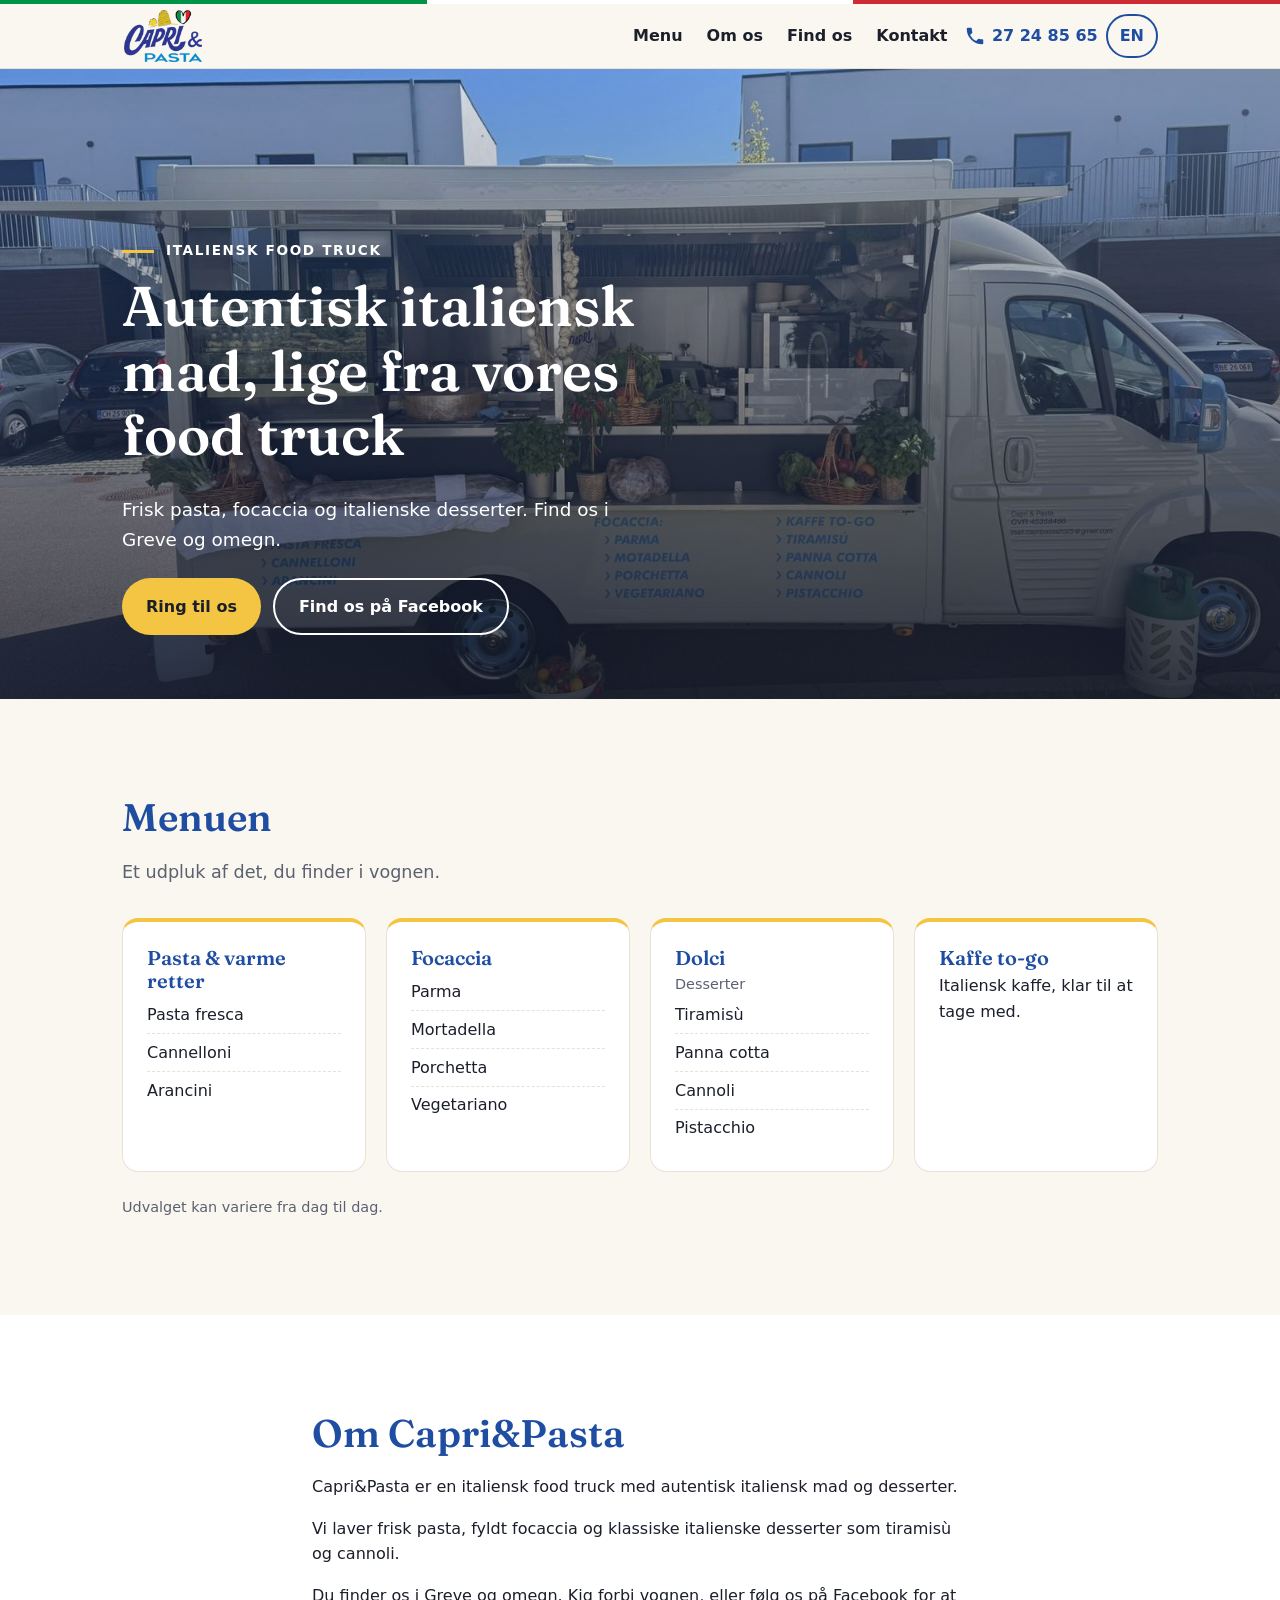
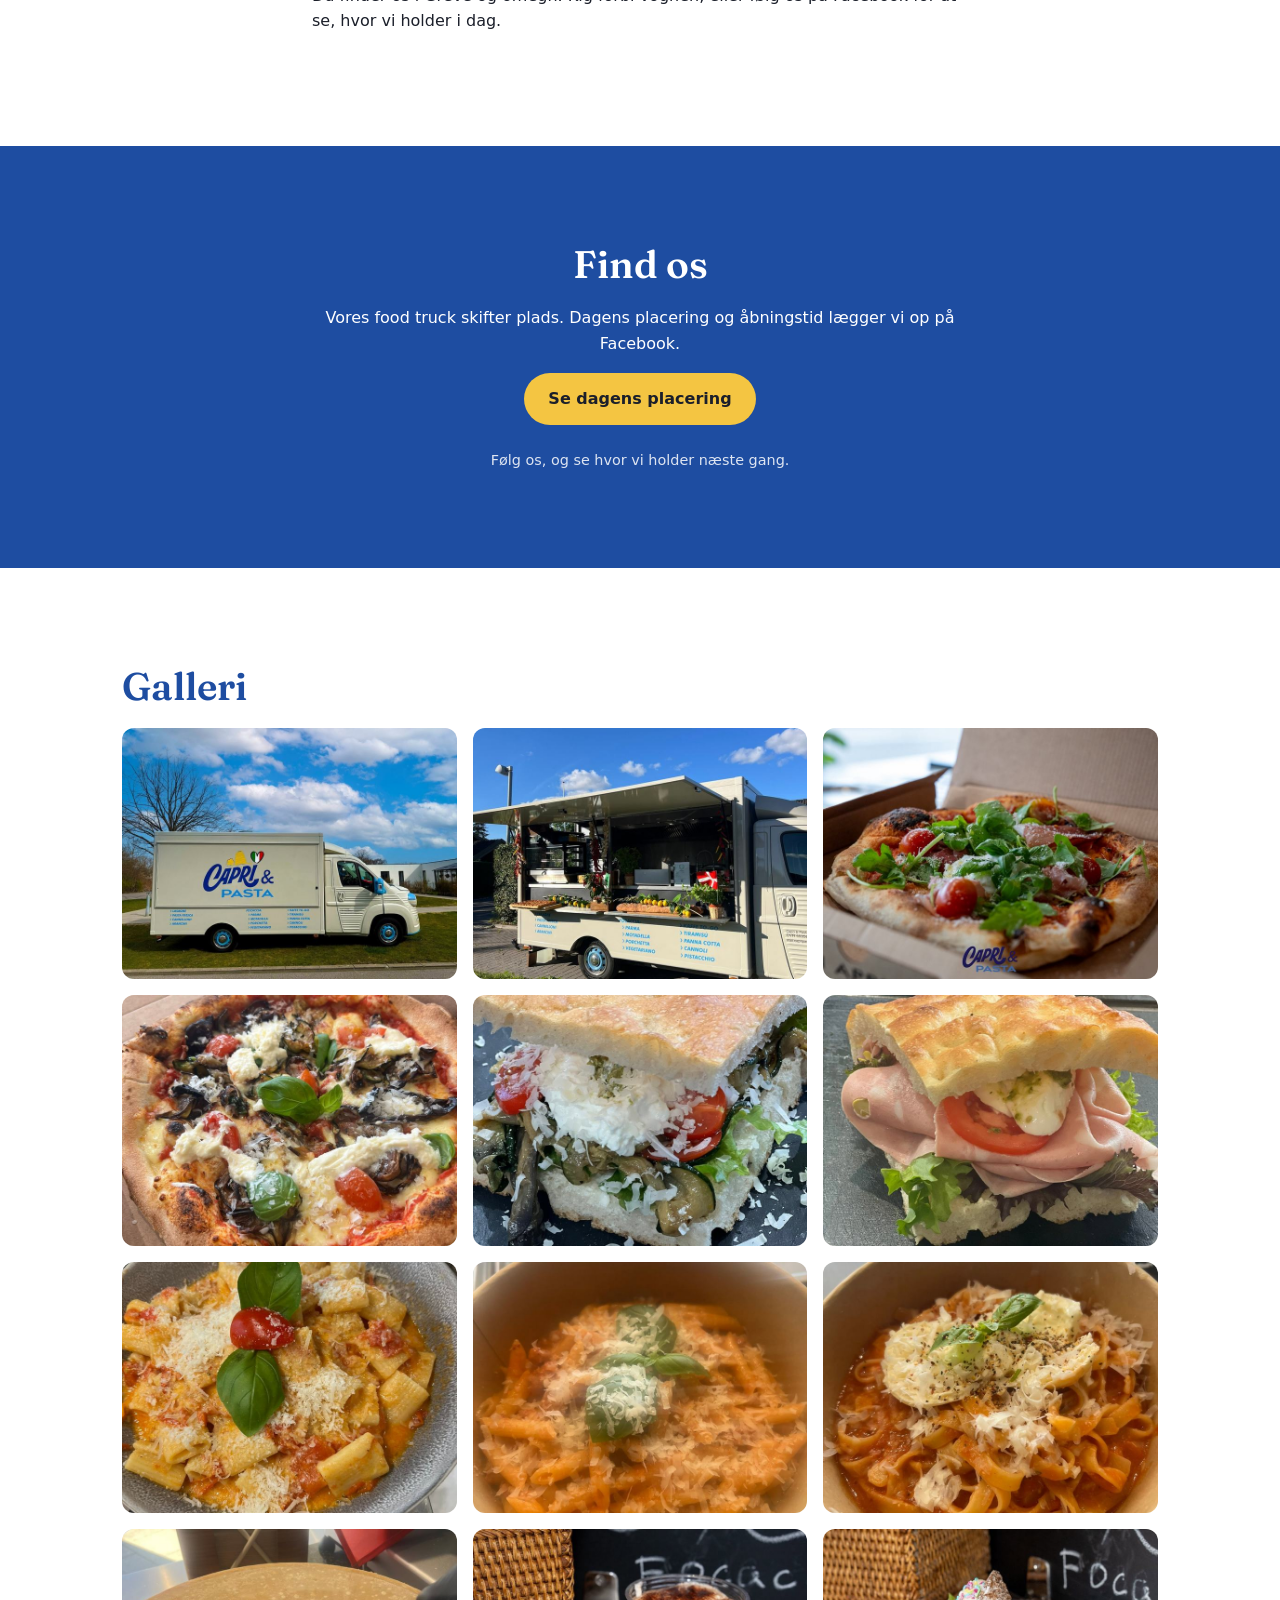
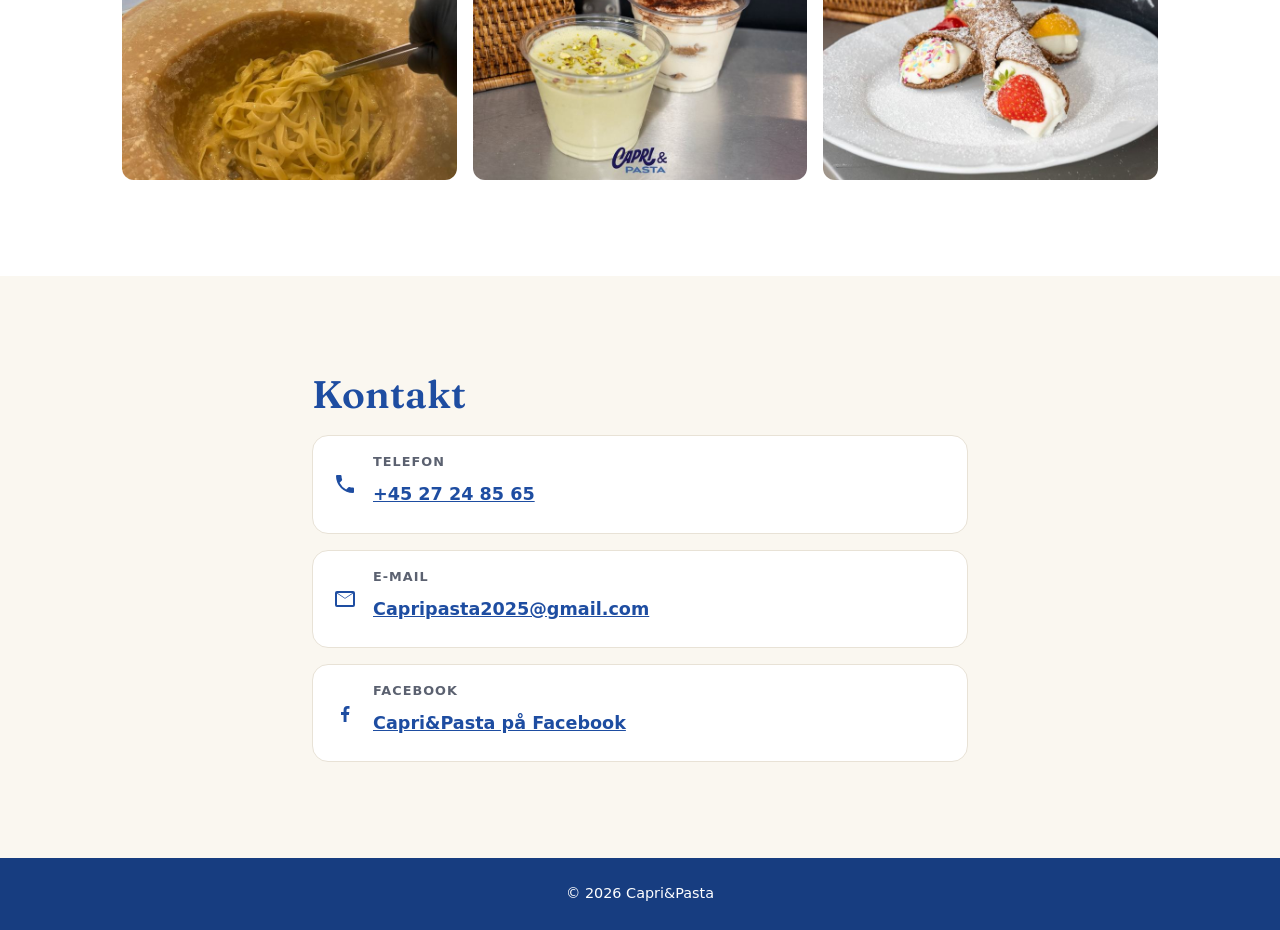
<file: index.html>
<!DOCTYPE html>
<html lang="da">
<head>
  <meta charset="utf-8">
  <meta name="viewport" content="width=device-width, initial-scale=1">
  <script>
    (function () {
      var l = null;
      try { l = localStorage.getItem('capripasta-lang'); } catch (e) {}
      if (l !== 'da' && l !== 'en') { l = 'da'; }
      document.documentElement.lang = l;
    })();
  </script>
  <title data-da="Capri&amp;Pasta · Italiensk food truck i Greve og omegn" data-en="Capri&amp;Pasta · Italian food truck in and around Greve">Capri&amp;Pasta · Italiensk food truck i Greve og omegn</title>
  <meta name="description" content="Autentisk italiensk mad og desserter fra vores food truck. Frisk pasta, focaccia, tiramisù og kaffe to-go. Find dagens placering på Facebook." data-da="Autentisk italiensk mad og desserter fra vores food truck. Frisk pasta, focaccia, tiramisù og kaffe to-go. Find dagens placering på Facebook." data-en="Authentic Italian food and desserts from our food truck. Fresh pasta, focaccia, tiramisù and coffee to go. Find today's location on Facebook." data-i18n-attr="content">
  <meta name="theme-color" content="#1e4da1">
  <link rel="canonical" href="https://rado81.github.io/CapriOgPasta/">
  <link rel="icon" href="assets/img/favicon-64.png" type="image/png" sizes="64x64">
  <link rel="apple-touch-icon" href="assets/img/apple-touch-icon.png">
  <meta property="og:type" content="website">
  <meta property="og:title" content="Capri&amp;Pasta · Italiensk food truck i Greve og omegn">
  <meta property="og:description" content="Autentisk italiensk mad og desserter fra vores food truck. Frisk pasta, focaccia, tiramisù og kaffe to-go. Find dagens placering på Facebook.">
  <meta property="og:url" content="https://rado81.github.io/CapriOgPasta/">
  <meta property="og:image" content="https://rado81.github.io/CapriOgPasta/assets/img/og-image.png">
  <meta property="og:image:width" content="1200">
  <meta property="og:image:height" content="630">
  <meta property="og:locale" content="da_DK">
  <meta property="og:locale:alternate" content="en_GB">
  <meta name="twitter:card" content="summary_large_image">
  <link rel="stylesheet" href="styles.css">
  <script src="script.js" defer></script>
  <script type="application/ld+json">
  {
    "@context": "https://schema.org",
    "@type": "FoodEstablishment",
    "name": "Capri&Pasta",
    "servesCuisine": "Italian",
    "telephone": "+4527248565",
    "email": "Capripasta2025@gmail.com",
    "url": "https://rado81.github.io/CapriOgPasta/",
    "image": "https://rado81.github.io/CapriOgPasta/assets/img/og-image.png",
    "areaServed": "Greve, Denmark",
    "sameAs": ["https://www.facebook.com/p/CapriPasta-61577987039291/"]
  }
  </script>
</head>
<body id="top">
  <a class="skip-link" href="#main"><span lang="da">Spring til indhold</span><span lang="en">Skip to content</span></a>
  <div class="tricolore" aria-hidden="true"></div>

  <header class="site-header">
    <div class="container header-inner">
      <a class="brand" href="#top"><img src="assets/img/logo.png" alt="Capri&amp;Pasta" width="260" height="178"></a>
      <nav class="site-nav" aria-label="Menu">
        <a href="#menu">Menu</a>
        <a href="#om-os"><span lang="da">Om os</span><span lang="en">About</span></a>
        <a href="#find-os"><span lang="da">Find os</span><span lang="en">Find us</span></a>
        <a href="#kontakt"><span lang="da">Kontakt</span><span lang="en">Contact</span></a>
      </nav>
      <div class="header-actions">
        <a class="phone-link" href="tel:+4527248565">
          <svg class="icon" aria-hidden="true" viewBox="0 0 24 24" width="22" height="22"><path d="M6.6 10.8a15.1 15.1 0 0 0 6.6 6.6l2.2-2.2a1 1 0 0 1 1-.25 11.4 11.4 0 0 0 3.6.6 1 1 0 0 1 1 1V20a1 1 0 0 1-1 1A17 17 0 0 1 3 4a1 1 0 0 1 1-1h3.5a1 1 0 0 1 1 1 11.4 11.4 0 0 0 .6 3.6 1 1 0 0 1-.25 1z"/></svg>
          <span class="phone-text">27 24 85 65</span>
        </a>
        <button id="lang-toggle" class="lang-toggle" type="button" aria-label="Switch to English" data-da="Switch to English" data-en="Skift til dansk" data-i18n-attr="aria-label"><span lang="da">EN</span><span lang="en">DA</span></button>
      </div>
    </div>
  </header>

  <main id="main">
    <section class="hero" aria-labelledby="hero-title">
      <img class="hero-img" src="assets/img/hero.jpg" alt="Capri&amp;Pasta food trucken med åben serveringsside" data-da="Capri&amp;Pasta food trucken med åben serveringsside" data-en="The Capri&amp;Pasta food truck with its serving side open" data-i18n-attr="alt" width="1600" height="1200">
      <div class="hero-overlay" aria-hidden="true"></div>
      <div class="container hero-content">
        <p class="eyebrow"><span lang="da">Italiensk food truck</span><span lang="en">Italian food truck</span></p>
        <h1 id="hero-title"><span lang="da">Autentisk italiensk mad, lige fra vores food truck</span><span lang="en">Authentic Italian food, straight from our food truck</span></h1>
        <p class="hero-sub"><span lang="da">Frisk pasta, focaccia og italienske desserter. Find os i Greve og omegn.</span><span lang="en">Fresh pasta, focaccia and Italian desserts. Find us in and around Greve.</span></p>
        <div class="hero-actions">
          <a class="btn btn-primary" href="tel:+4527248565"><span lang="da">Ring til os</span><span lang="en">Call us</span></a>
          <a class="btn btn-secondary" href="https://www.facebook.com/p/CapriPasta-61577987039291/" target="_blank" rel="noopener"><span lang="da">Find os på Facebook</span><span lang="en">Find us on Facebook</span></a>
        </div>
      </div>
    </section>

    <section id="menu" class="section section-menu" aria-labelledby="menu-title">
      <div class="container">
        <h2 id="menu-title"><span lang="da">Menuen</span><span lang="en">The menu</span></h2>
        <p class="section-intro"><span lang="da">Et udpluk af det, du finder i vognen.</span><span lang="en">A taste of what you'll find at the truck.</span></p>
        <div class="menu-grid">
          <article class="card">
            <h3><span lang="da">Pasta &amp; varme retter</span><span lang="en">Pasta &amp; hot dishes</span></h3>
            <ul class="dish-list">
              <li>Pasta fresca</li>
              <li>Cannelloni</li>
              <li>Arancini</li>
            </ul>
          </article>
          <article class="card">
            <h3>Focaccia</h3>
            <ul class="dish-list">
              <li>Parma</li>
              <li>Mortadella</li>
              <li>Porchetta</li>
              <li>Vegetariano</li>
            </ul>
          </article>
          <article class="card">
            <h3>Dolci</h3>
            <p class="card-subtitle"><span lang="da">Desserter</span><span lang="en">Desserts</span></p>
            <ul class="dish-list">
              <li>Tiramisù</li>
              <li>Panna cotta</li>
              <li>Cannoli</li>
              <li>Pistacchio</li>
            </ul>
          </article>
          <article class="card">
            <h3><span lang="da">Kaffe to-go</span><span lang="en">Coffee to go</span></h3>
            <p><span lang="da">Italiensk kaffe, klar til at tage med.</span><span lang="en">Italian coffee, ready to take away.</span></p>
          </article>
        </div>
        <p class="footnote"><span lang="da">Udvalget kan variere fra dag til dag.</span><span lang="en">The selection varies from day to day.</span></p>
      </div>
    </section>

    <section id="om-os" class="section section-about" aria-labelledby="about-title">
      <div class="container narrow">
        <h2 id="about-title"><span lang="da">Om Capri&amp;Pasta</span><span lang="en">About Capri&amp;Pasta</span></h2>
        <p lang="da">Capri&amp;Pasta er en italiensk food truck med autentisk italiensk mad og desserter.</p>
        <p lang="en">Capri&amp;Pasta is an Italian food truck serving authentic Italian food and desserts.</p>
        <p lang="da">Vi laver frisk pasta, fyldt focaccia og klassiske italienske desserter som tiramisù og cannoli.</p>
        <p lang="en">We make fresh pasta, filled focaccia and classic Italian desserts like tiramisù and cannoli.</p>
        <p lang="da">Du finder os i Greve og omegn. Kig forbi vognen, eller følg os på Facebook for at se, hvor vi holder i dag.</p>
        <p lang="en">You'll find us in and around Greve. Stop by the truck, or follow us on Facebook to see where we are today.</p>
        <!-- Confirm with the owner before enabling these two lines (private events / arrangement):
        <p lang="da">Vi kommer også gerne ud til dit arrangement. Ring eller skriv til os.</p>
        <p lang="en">We also come out to private events. Call or write to us.</p>
        -->
      </div>
    </section>

    <section id="find-os" class="section section-find" aria-labelledby="find-title">
      <div class="container narrow center">
        <h2 id="find-title"><span lang="da">Find os</span><span lang="en">Find us</span></h2>
        <p lang="da">Vores food truck skifter plads. Dagens placering og åbningstid lægger vi op på Facebook.</p>
        <p lang="en">Our food truck moves around. We post today's location and opening hours on Facebook.</p>
        <a class="btn btn-primary" href="https://www.facebook.com/p/CapriPasta-61577987039291/" target="_blank" rel="noopener"><span lang="da">Se dagens placering</span><span lang="en">See today's location</span></a>
        <p class="small"><span lang="da">Følg os, og se hvor vi holder næste gang.</span><span lang="en">Follow us to see where we'll be next.</span></p>
      </div>
    </section>

    <section id="galleri" class="section section-gallery" aria-labelledby="gallery-title">
      <div class="container">
        <h2 id="gallery-title"><span lang="da">Galleri</span><span lang="en">Gallery</span></h2>
        <div class="gallery-grid">
          <figure><img src="assets/img/gallery-1.jpg" alt="Vores food truck" data-da="Vores food truck" data-en="Our food truck" data-i18n-attr="alt" width="720" height="540" loading="lazy"><figcaption aria-hidden="true"><span lang="da">Vores food truck</span><span lang="en">Our food truck</span></figcaption></figure>
          <figure><img src="assets/img/gallery-2.jpg" alt="Klar til service" data-da="Klar til service" data-en="Ready to serve" data-i18n-attr="alt" width="720" height="540" loading="lazy"><figcaption aria-hidden="true"><span lang="da">Klar til service</span><span lang="en">Ready to serve</span></figcaption></figure>
          <figure><img src="assets/img/gallery-3.jpg" alt="Pizza med rucola og parmaskinke" data-da="Pizza med rucola og parmaskinke" data-en="Pizza with rocket and Parma ham" data-i18n-attr="alt" width="720" height="540" loading="lazy"><figcaption aria-hidden="true"><span lang="da">Pizza med rucola og parmaskinke</span><span lang="en">Pizza with rocket and Parma ham</span></figcaption></figure>
          <figure><img src="assets/img/gallery-4.jpg" alt="Pizza med aubergine og burrata" data-da="Pizza med aubergine og burrata" data-en="Pizza with aubergine and burrata" data-i18n-attr="alt" width="720" height="540" loading="lazy"><figcaption aria-hidden="true"><span lang="da">Pizza med aubergine og burrata</span><span lang="en">Pizza with aubergine and burrata</span></figcaption></figure>
          <figure><img src="assets/img/gallery-5.jpg" alt="Focaccia med grillede grøntsager" data-da="Focaccia med grillede grøntsager" data-en="Focaccia with grilled vegetables" data-i18n-attr="alt" width="720" height="540" loading="lazy"><figcaption aria-hidden="true"><span lang="da">Focaccia med grillede grøntsager</span><span lang="en">Focaccia with grilled vegetables</span></figcaption></figure>
          <figure><img src="assets/img/gallery-6.jpg" alt="Focaccia med mortadella" data-da="Focaccia med mortadella" data-en="Focaccia with mortadella" data-i18n-attr="alt" width="720" height="540" loading="lazy"><figcaption aria-hidden="true"><span lang="da">Focaccia med mortadella</span><span lang="en">Focaccia with mortadella</span></figcaption></figure>
          <figure><img src="assets/img/gallery-7.jpg" alt="Rigatoni i tomatsauce" data-da="Rigatoni i tomatsauce" data-en="Rigatoni in tomato sauce" data-i18n-attr="alt" width="720" height="540" loading="lazy"><figcaption aria-hidden="true"><span lang="da">Rigatoni i tomatsauce</span><span lang="en">Rigatoni in tomato sauce</span></figcaption></figure>
          <figure><img src="assets/img/gallery-8.jpg" alt="Pasta med tomatsauce og parmesan" data-da="Pasta med tomatsauce og parmesan" data-en="Pasta with tomato sauce and parmesan" data-i18n-attr="alt" width="720" height="540" loading="lazy"><figcaption aria-hidden="true"><span lang="da">Pasta med tomatsauce og parmesan</span><span lang="en">Pasta with tomato sauce and parmesan</span></figcaption></figure>
          <figure><img src="assets/img/gallery-9.jpg" alt="Frisk pasta med tomatsauce" data-da="Frisk pasta med tomatsauce" data-en="Fresh pasta with tomato sauce" data-i18n-attr="alt" width="720" height="540" loading="lazy"><figcaption aria-hidden="true"><span lang="da">Frisk pasta med tomatsauce</span><span lang="en">Fresh pasta with tomato sauce</span></figcaption></figure>
          <figure><img src="assets/img/gallery-10.jpg" alt="Tagliatelle vendt i parmesanhjulet" data-da="Tagliatelle vendt i parmesanhjulet" data-en="Tagliatelle tossed in the parmesan wheel" data-i18n-attr="alt" width="720" height="540" loading="lazy"><figcaption aria-hidden="true"><span lang="da">Tagliatelle vendt i parmesanhjulet</span><span lang="en">Tagliatelle tossed in the parmesan wheel</span></figcaption></figure>
          <figure><img src="assets/img/gallery-11.jpg" alt="Italienske desserter i glas" data-da="Italienske desserter i glas" data-en="Italian desserts in a glass" data-i18n-attr="alt" width="720" height="540" loading="lazy"><figcaption aria-hidden="true"><span lang="da">Italienske desserter i glas</span><span lang="en">Italian desserts in a glass</span></figcaption></figure>
          <figure><img src="assets/img/gallery-12.jpg" alt="Cannoli med jordbær" data-da="Cannoli med jordbær" data-en="Cannoli with strawberries" data-i18n-attr="alt" width="720" height="540" loading="lazy"><figcaption aria-hidden="true"><span lang="da">Cannoli med jordbær</span><span lang="en">Cannoli with strawberries</span></figcaption></figure>
        </div>
      </div>
    </section>

    <section id="kontakt" class="section section-contact" aria-labelledby="contact-title">
      <div class="container narrow">
        <h2 id="contact-title"><span lang="da">Kontakt</span><span lang="en">Contact</span></h2>
        <ul class="contact-list">
          <li>
            <svg class="icon" aria-hidden="true" viewBox="0 0 24 24" width="24" height="24"><path d="M6.6 10.8a15.1 15.1 0 0 0 6.6 6.6l2.2-2.2a1 1 0 0 1 1-.25 11.4 11.4 0 0 0 3.6.6 1 1 0 0 1 1 1V20a1 1 0 0 1-1 1A17 17 0 0 1 3 4a1 1 0 0 1 1-1h3.5a1 1 0 0 1 1 1 11.4 11.4 0 0 0 .6 3.6 1 1 0 0 1-.25 1z"/></svg>
            <span class="contact-label"><span lang="da">Telefon</span><span lang="en">Phone</span></span>
            <a href="tel:+4527248565">+45 27 24 85 65</a>
          </li>
          <li>
            <svg class="icon" aria-hidden="true" viewBox="0 0 24 24" width="24" height="24"><path d="M2 6a2 2 0 0 1 2-2h16a2 2 0 0 1 2 2v12a2 2 0 0 1-2 2H4a2 2 0 0 1-2-2V6zm2 .4V18h16V6.4l-8 5.3-8-5.3zM4.6 6l7.4 4.9L19.4 6H4.6z"/></svg>
            <span class="contact-label"><span lang="da">E-mail</span><span lang="en">Email</span></span>
            <a href="mailto:Capripasta2025@gmail.com">Capripasta2025@gmail.com</a>
          </li>
          <li>
            <svg class="icon" aria-hidden="true" viewBox="0 0 24 24" width="24" height="24"><path d="M13.5 21v-7h2.4l.4-3h-2.8V9.2c0-.9.3-1.5 1.5-1.5h1.5V5.1c-.3 0-1.2-.1-2.2-.1-2.2 0-3.7 1.3-3.7 3.8V11H8v3h2.6v7h2.9z"/></svg>
            <span class="contact-label">Facebook</span>
            <a href="https://www.facebook.com/p/CapriPasta-61577987039291/" target="_blank" rel="noopener"><span lang="da">Capri&amp;Pasta på Facebook</span><span lang="en">Capri&amp;Pasta on Facebook</span></a>
          </li>
        </ul>
        <!-- CVR: uncomment and fill in when the owner supplies the number
        <p class="cvr">CVR: 00000000</p>
        -->
      </div>
    </section>
  </main>

  <footer class="site-footer">
    <div class="container">
      <p>© <span id="year">2026</span> Capri&amp;Pasta</p>
    </div>
  </footer>
</body>
</html>
</file>
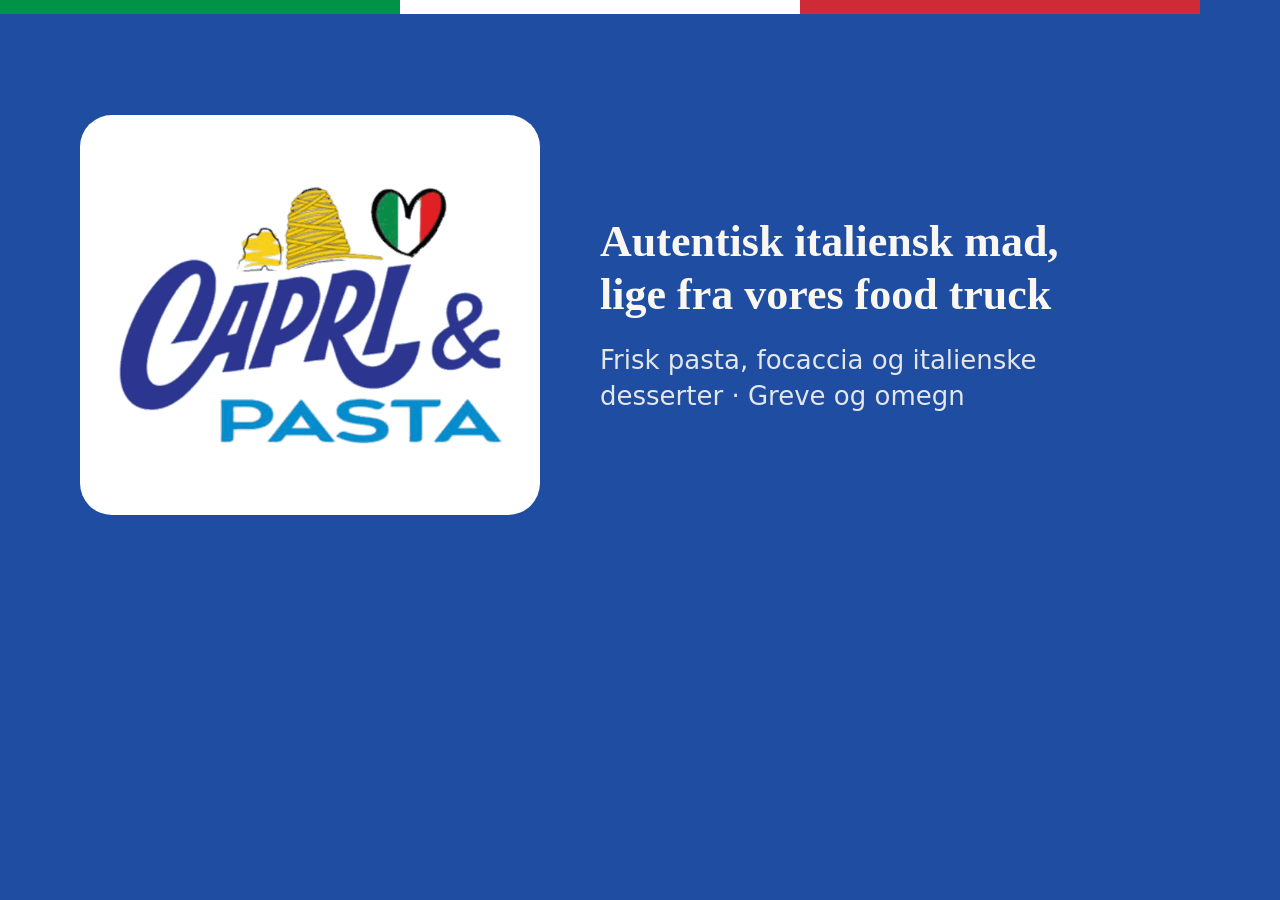
<file: tools/og-template.html>
<!DOCTYPE html>
<html lang="da">
<head>
<meta charset="utf-8">
<title>og-image template (screenshot the viewport at 1200x630)</title>
<style>
  html, body { margin: 0; }
  body { position: relative; width: 1200px; height: 630px; overflow: hidden; background: #1e4da1; color: #faf7f0; font-family: Georgia, "Times New Roman", serif; }
  .bar { position: absolute; top: 0; left: 0; right: 0; height: 14px; background: linear-gradient(90deg, #009246 0 33.33%, #fff 33.33% 66.66%, #ce2b37 66.66% 100%); }
  .card { position: absolute; left: 80px; top: 115px; width: 460px; height: 400px; border-radius: 32px; background: #fff; display: flex; align-items: center; justify-content: center; }
  .card img { width: 400px; height: auto; }
  .wrap { position: absolute; left: 600px; right: 80px; top: 50%; transform: translateY(-50%); }
  .tag { margin: 0 0 20px; font-size: 44px; font-weight: 600; line-height: 1.2; }
  .sub { margin: 0; font-family: system-ui, -apple-system, "Segoe UI", Roboto, sans-serif; font-size: 26px; line-height: 1.4; opacity: 0.9; }
</style>
</head>
<body>
  <div class="bar"></div>
  <div class="card"><img src="logo-og.png" alt=""></div>
  <div class="wrap">
    <p class="tag">Autentisk italiensk mad, lige fra vores food truck</p>
    <p class="sub">Frisk pasta, focaccia og italienske desserter · Greve og omegn</p>
  </div>
</body>
</html>
</file>
<file: styles.css>
/* Capri&Pasta landing page. Order: tokens, font, language rules, base, header, hero, buttons, sections, cards, gallery, contact, footer, breakpoints. */

:root {
  --blue: #1e4da1;
  --blue-dark: #173d80;
  --lemon: #f4c542;
  --green: #009246;
  --red: #ce2b37;
  --bg: #faf7f0;
  --surface: #ffffff;
  --line: #e8e2d6;
  --text: #1b1f2a;
  --muted: #5b6170;
  --radius: 16px;
  --container: 1100px;
  --font-display: "Fraunces", Georgia, "Times New Roman", serif;
  --font-body: system-ui, -apple-system, "Segoe UI", Roboto, sans-serif;
}

@font-face {
  font-family: "Fraunces";
  src: url("assets/fonts/fraunces.woff2") format("woff2");
  font-weight: 500 700;
  font-style: normal;
  font-display: swap;
}

/* Language switching: the inactive language is hidden. Both languages stay in the DOM. */
html[lang="da"] [lang="en"],
html[lang="en"] [lang="da"] { display: none !important; }

/* Base */
*, *::before, *::after { box-sizing: border-box; }
html { scroll-padding-top: 5rem; }
@media (prefers-reduced-motion: no-preference) {
  html { scroll-behavior: smooth; }
}
body {
  margin: 0;
  font-family: var(--font-body);
  font-size: 1rem;
  line-height: 1.6;
  color: var(--text);
  background: var(--bg);
}
img { max-width: 100%; height: auto; display: block; }
h1, h2, h3 { font-family: var(--font-display); font-weight: 600; line-height: 1.15; margin: 0 0 0.5em; }
h1 { font-size: clamp(2.2rem, 5vw, 3.5rem); }
h2 { font-size: clamp(1.7rem, 3.5vw, 2.4rem); color: var(--blue); }
h3 { font-size: 1.25rem; }
p { margin: 0 0 1rem; }
a { color: var(--blue); }
:focus-visible { outline: 3px solid var(--blue); outline-offset: 3px; }
.hero :focus-visible,
.section-find :focus-visible { outline-color: #fff; }

.container { width: 100%; max-width: var(--container); margin: 0 auto; padding: 0 1.25rem; }
.container.narrow { max-width: 720px; }
.center { text-align: center; }

/* Skip link: visible only when focused */
.skip-link {
  position: absolute;
  top: -100px;
  left: 1rem;
  z-index: 100;
  padding: 0.6rem 1rem;
  border-radius: 999px;
  background: var(--lemon);
  color: var(--text);
  font-weight: 700;
  text-decoration: none;
}
.skip-link:focus { top: 1rem; }

/* Tricolore line + sticky header */
.tricolore {
  height: 4px;
  background: linear-gradient(90deg, var(--green) 0 33.33%, #fff 33.33% 66.66%, var(--red) 66.66% 100%);
}
.site-header {
  position: sticky;
  top: 0;
  z-index: 50;
  background: rgba(250, 247, 240, 0.94);
  backdrop-filter: blur(8px);
  border-bottom: 1px solid var(--line);
}
.header-inner { display: flex; align-items: center; gap: 1rem; min-height: 64px; }
.brand { display: inline-flex; }
.brand img { width: auto; height: 56px; }
.site-nav { display: none; gap: 1.5rem; margin-left: auto; }
.site-nav a { color: var(--text); font-weight: 600; text-decoration: none; }
.site-nav a:hover { color: var(--blue); }
.header-actions { display: flex; align-items: center; gap: 0.5rem; margin-left: auto; }
.phone-link {
  display: inline-flex;
  align-items: center;
  justify-content: center;
  gap: 0.4rem;
  min-width: 44px;
  min-height: 44px;
  color: var(--blue);
  font-weight: 700;
  text-decoration: none;
}
.icon { width: 24px; height: 24px; fill: currentColor; flex-shrink: 0; }
.phone-link .icon { width: 22px; height: 22px; }
.lang-toggle {
  min-width: 44px;
  min-height: 44px;
  padding: 0 0.75rem;
  border: 2px solid var(--blue);
  border-radius: 999px;
  background: transparent;
  color: var(--blue);
  font: inherit;
  font-weight: 700;
  cursor: pointer;
}
.lang-toggle:hover { background: var(--blue); color: #fff; }

/* Under 768 px the phone number text is hidden visually but stays readable for screen readers */
@media (max-width: 767.98px) {
  .phone-text {
    position: absolute;
    width: 1px;
    height: 1px;
    margin: -1px;
    padding: 0;
    overflow: hidden;
    clip: rect(0, 0, 0, 0);
    white-space: nowrap;
    border: 0;
  }
}

/* Hero */
.hero {
  position: relative;
  display: flex;
  align-items: flex-end;
  min-height: 60vh;
  overflow: hidden;
  color: #fff;
}
.hero-img { position: absolute; inset: 0; width: 100%; height: 100%; object-fit: cover; }
.hero-overlay {
  position: absolute;
  inset: 0;
  background: linear-gradient(180deg, rgba(23, 61, 128, 0.15) 0%, rgba(20, 24, 40, 0.78) 100%);
}
.hero-content { position: relative; padding-top: 4rem; padding-bottom: 3rem; }
.eyebrow {
  margin-bottom: 0.75rem;
  font-size: 0.85rem;
  font-weight: 700;
  letter-spacing: 0.12em;
  text-transform: uppercase;
}
.eyebrow::before {
  content: "";
  display: inline-block;
  width: 2rem;
  height: 3px;
  margin-right: 0.75rem;
  vertical-align: middle;
  background: var(--lemon);
}
.hero h1 { max-width: 16ch; color: #fff; }
.hero-sub { max-width: 42ch; font-size: 1.15rem; }
.hero-actions { display: flex; flex-wrap: wrap; gap: 0.75rem; margin-top: 1.5rem; }

/* Buttons */
.btn {
  display: inline-flex;
  align-items: center;
  justify-content: center;
  min-height: 44px;
  padding: 0.85rem 1.5rem;
  border-radius: 999px;
  font-weight: 700;
  text-decoration: none;
  transition: background-color 150ms ease, color 150ms ease;
}
.btn-primary { background: var(--lemon); color: var(--text); }
.btn-primary:hover { background: #e6b83c; }
.btn-secondary { border: 2px solid #fff; background: transparent; color: #fff; }
.btn-secondary:hover { background: #fff; color: var(--text); }

/* Sections */
.section { padding: 4rem 0; }
.section-menu { background: var(--bg); }
.section-about { background: var(--surface); }
.section-find { background: var(--blue); color: #fff; }
.section-find h2 { color: #fff; }
.section-gallery { background: var(--surface); }
.section-contact { background: var(--bg); }
.section-intro { max-width: 50ch; margin-bottom: 2rem; color: var(--muted); font-size: 1.1rem; }
.footnote, .small, .cvr { margin-top: 1.5rem; margin-bottom: 0; color: var(--muted); font-size: 0.9rem; }
.section-find .small { color: rgba(255, 255, 255, 0.85); }

/* Menu cards */
.menu-grid { display: grid; grid-template-columns: 1fr; gap: 1.25rem; }
.card {
  padding: 1.5rem;
  border: 1px solid var(--line);
  border-top: 4px solid var(--lemon);
  border-radius: var(--radius);
  background: var(--surface);
  transition: transform 150ms ease;
}
.card h3 { margin-bottom: 0.25rem; color: var(--blue); }
.card p { margin-bottom: 0; }
.card-subtitle { margin-bottom: 0.75rem; color: var(--muted); font-size: 0.9rem; }
.dish-list { margin: 0; padding: 0; list-style: none; }
.dish-list li { padding: 0.35rem 0; border-bottom: 1px dashed var(--line); }
.dish-list li:last-child { border-bottom: 0; }
@media (prefers-reduced-motion: no-preference) {
  .card:hover { transform: translateY(-2px); }
}

/* Gallery */
.gallery-grid { display: grid; grid-template-columns: repeat(2, 1fr); gap: 1rem; }
.gallery-grid figure { position: relative; margin: 0; overflow: hidden; border-radius: 12px; background: var(--bg); transition: opacity 250ms ease, box-shadow 250ms ease; }
.gallery-grid img { width: 100%; aspect-ratio: 4 / 3; object-fit: cover; transition: transform 450ms ease; }
.gallery-grid figcaption {
  position: absolute;
  left: 0;
  right: 0;
  bottom: 0;
  padding: 1.4rem 0.9rem 0.7rem;
  color: #fff;
  font-size: 0.9rem;
  font-weight: 600;
  background: linear-gradient(180deg, rgba(20, 24, 40, 0) 0%, rgba(20, 24, 40, 0.8) 100%);
  opacity: 0;
  transform: translateY(100%);
  transition: transform 300ms ease, opacity 300ms ease;
}
/* Hover: the tile under the pointer zooms and shows its caption, the others step back */
@media (hover: hover) {
  .gallery-grid figure:hover { box-shadow: 0 14px 30px rgba(27, 31, 42, 0.22); }
  .gallery-grid figure:hover figcaption { opacity: 1; transform: none; }
  .gallery-grid:hover figure:not(:hover) { opacity: 0.6; }
}
@media (hover: hover) and (prefers-reduced-motion: no-preference) {
  .gallery-grid figure:hover img { transform: scale(1.06); }
}
/* Touch screens have no hover: keep the captions visible */
@media (hover: none) {
  .gallery-grid figcaption { opacity: 1; transform: none; }
}
@media (prefers-reduced-motion: reduce) {
  .gallery-grid figure, .gallery-grid img, .gallery-grid figcaption { transition: none; }
}

/* Contact */
.contact-list { display: grid; gap: 1rem; margin: 0; padding: 0; list-style: none; }
.contact-list li {
  display: grid;
  grid-template-columns: 28px 1fr;
  column-gap: 0.75rem;
  align-items: center;
  padding: 1rem 1.25rem;
  border: 1px solid var(--line);
  border-radius: var(--radius);
  background: var(--surface);
}
.contact-list .icon { grid-row: span 2; color: var(--blue); }
.contact-label { font-size: 0.8rem; font-weight: 600; letter-spacing: 0.08em; text-transform: uppercase; color: var(--muted); }
.contact-list a {
  display: inline-flex;
  align-items: center;
  min-height: 44px;
  font-size: 1.1rem;
  font-weight: 600;
  overflow-wrap: anywhere;
}

/* Footer */
.site-footer { padding: 1.5rem 0; background: var(--blue-dark); color: #fff; font-size: 0.9rem; text-align: center; }
.site-footer p { margin: 0; }

/* Breakpoints */
@media (min-width: 640px) {
  .menu-grid { grid-template-columns: repeat(2, 1fr); }
}
@media (min-width: 768px) {
  .container { padding: 0 2rem; }
  .site-nav { display: flex; }
  .header-actions { margin-left: 0; }
  .hero { min-height: 70vh; }
  .hero-content { padding-bottom: 4rem; }
  .section { padding: 6rem 0; }
}
@media (min-width: 1024px) {
  .menu-grid { grid-template-columns: repeat(4, 1fr); }
  .gallery-grid { grid-template-columns: repeat(3, 1fr); }
}
</file>
